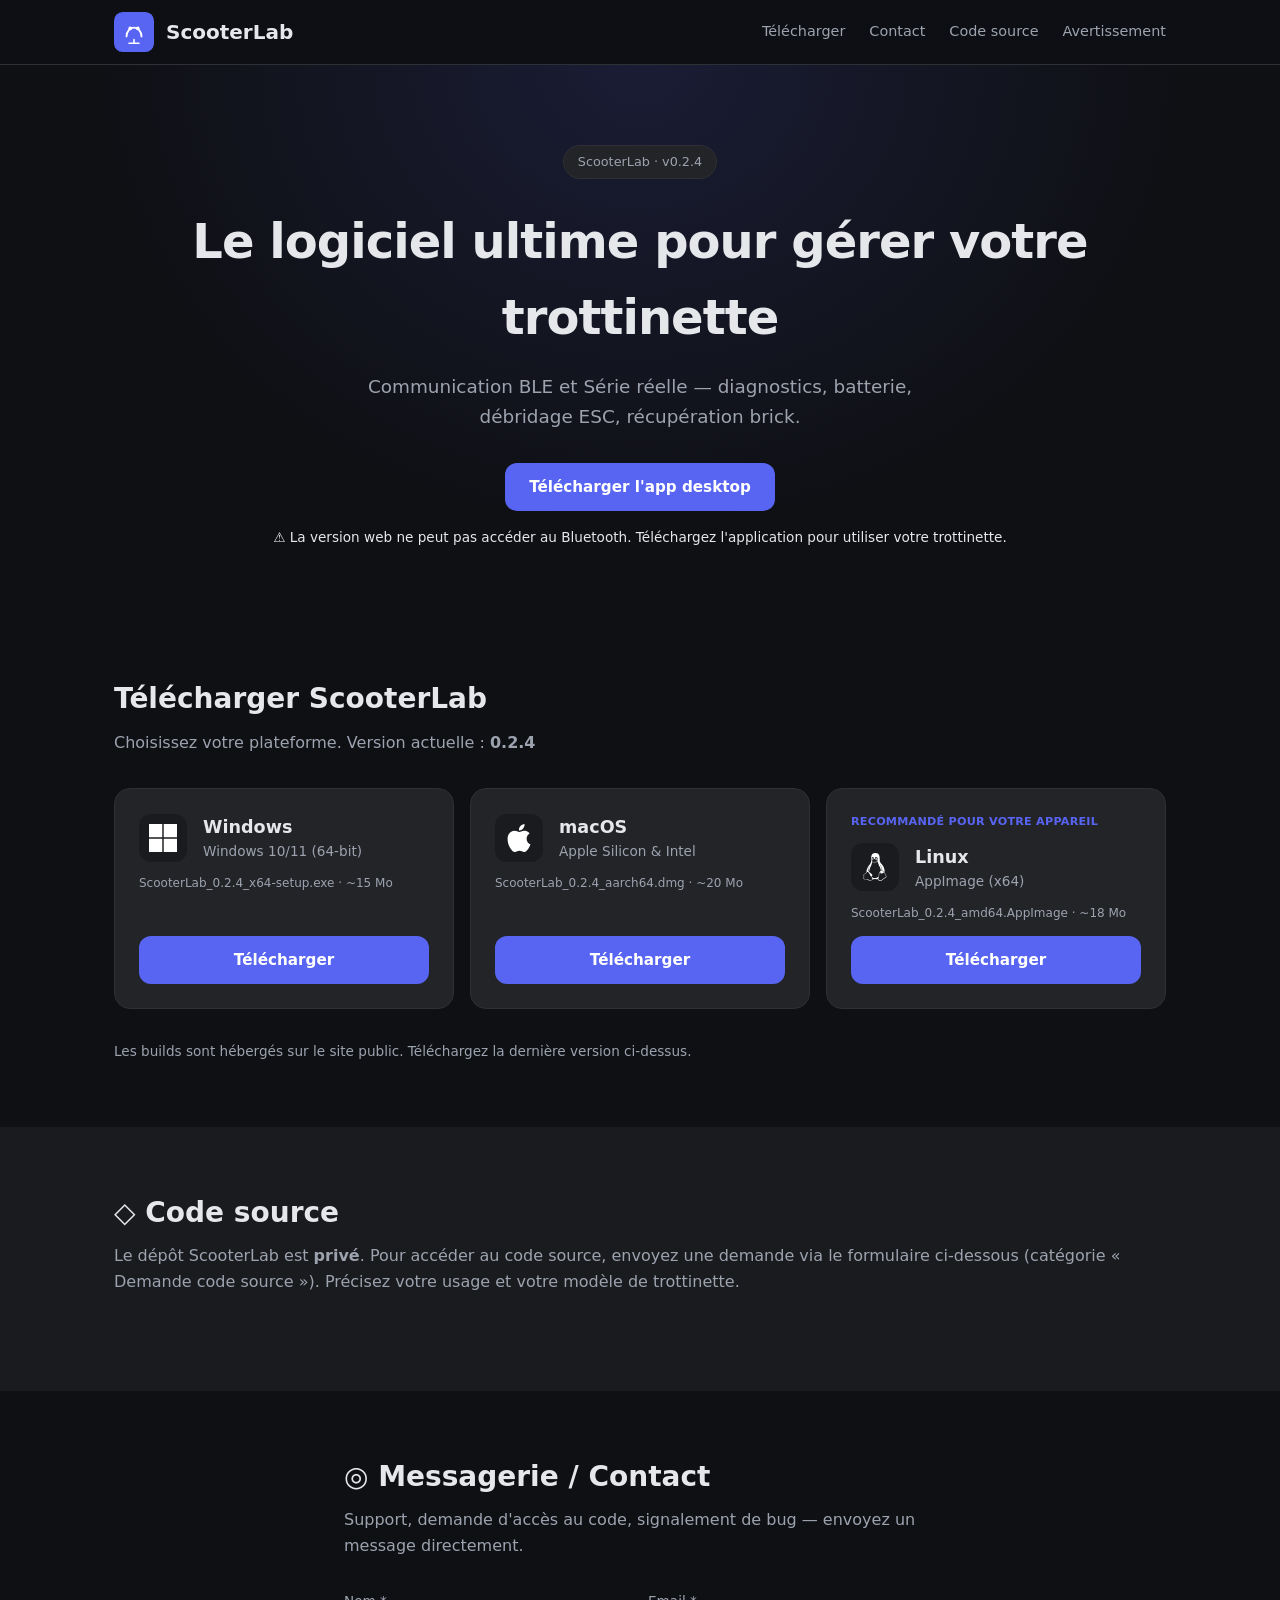
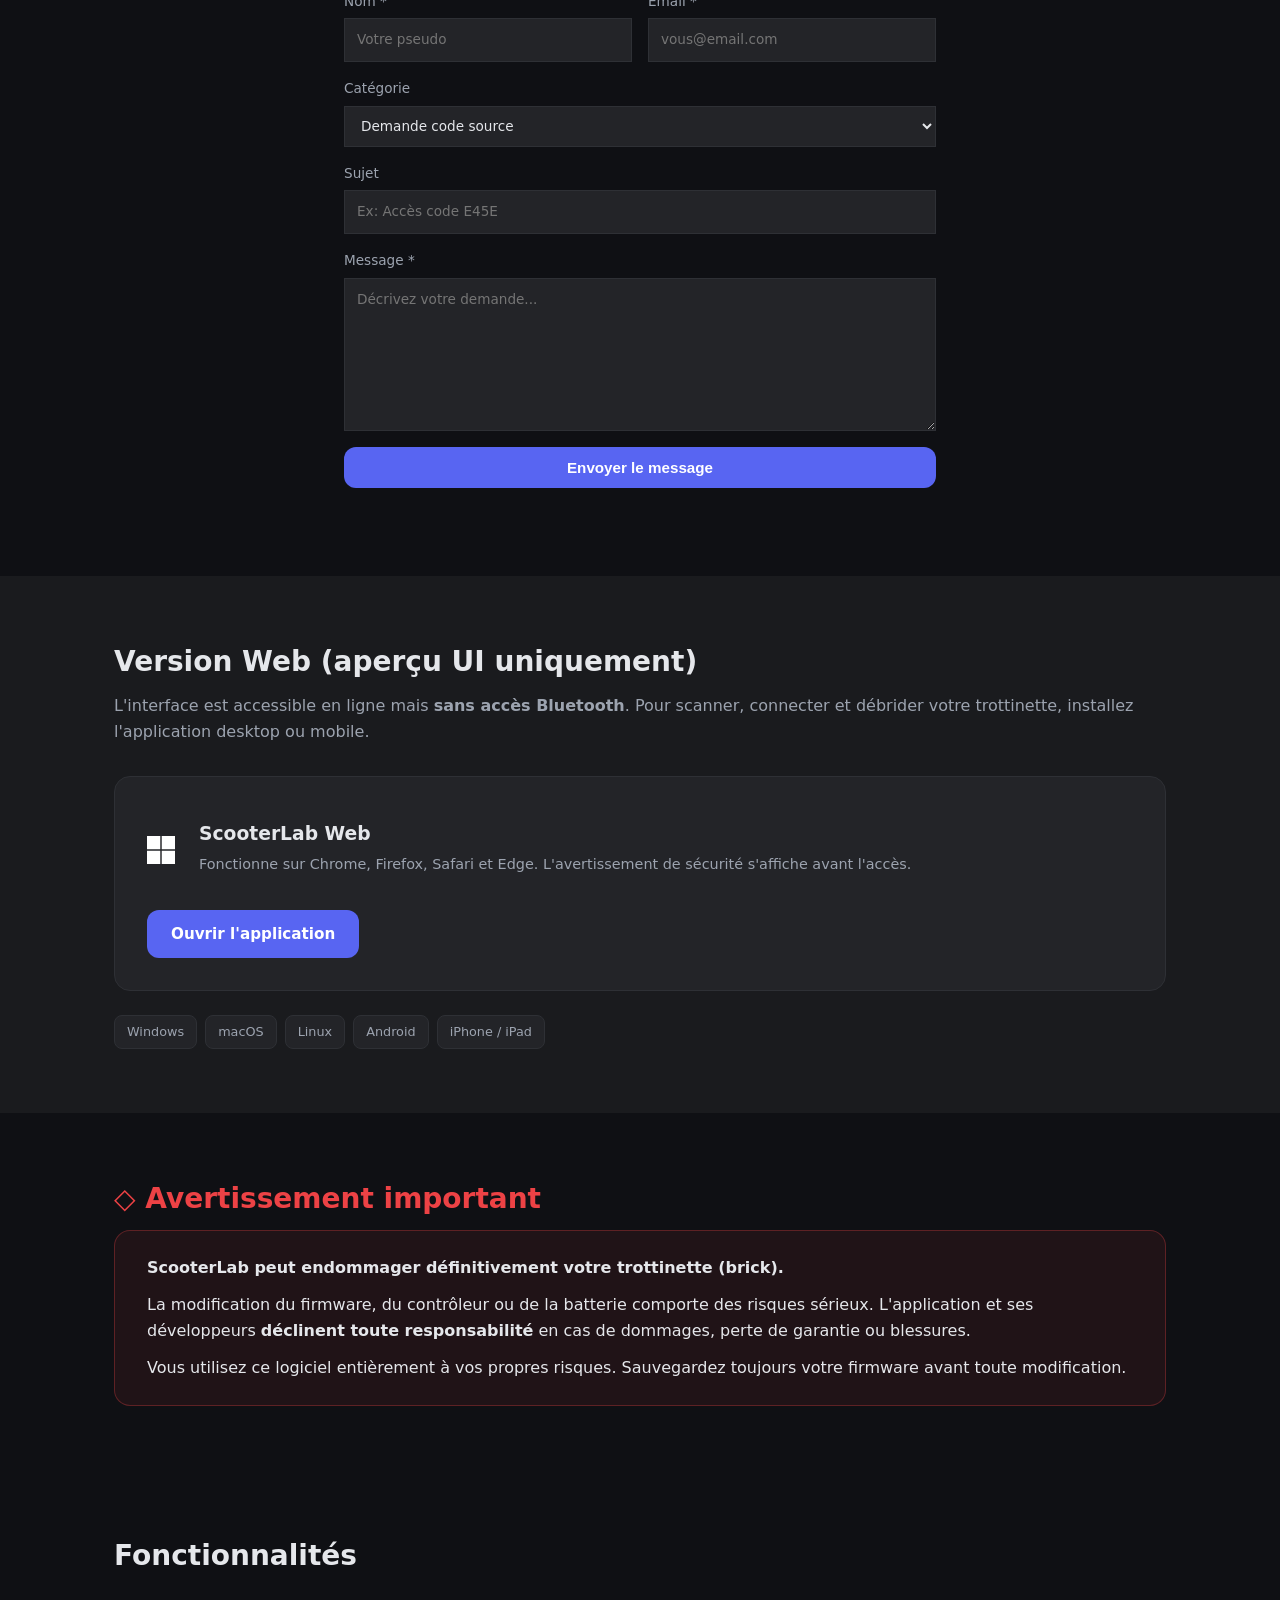
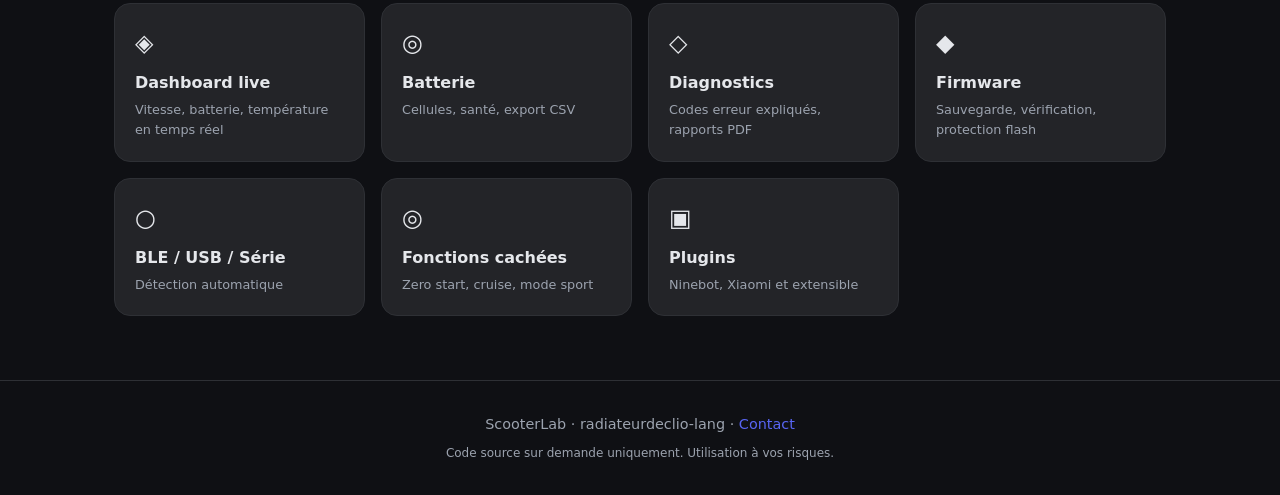
<file: index.html>
<!DOCTYPE html>
<html lang="fr">
<head>
  <meta charset="UTF-8" />
  <meta name="viewport" content="width=device-width, initial-scale=1.0" />
  <meta name="description" content="ScooterLab — Logiciel de gestion de trottinettes électriques (BLE, débridage, diagnostics). Téléchargez pour Windows, Mac et Linux." />
  <title>ScooterLab — Téléchargements</title>
  <link rel="icon" href="assets/icon.svg" type="image/svg+xml" />
  <link rel="stylesheet" href="css/style.css" />
</head>
<body>
  <header class="header">
    <div class="container header-inner">
      <a href="." class="logo">
        <img src="assets/icon.svg" alt="" width="40" height="40" />
        <span>ScooterLab</span>
      </a>
      <nav>
        <a href="#downloads">Télécharger</a>
        <a href="#contact">Contact</a>
        <a href="#source">Code source</a>
        <a href="#disclaimer">Avertissement</a>
      </nav>
    </div>
  </header>

  <main>
    <section class="hero">
      <div class="container">
        <div class="hero-badge">ScooterLab · v0.2.4</div>
        <h1>Le logiciel ultime pour gérer votre trottinette</h1>
        <p class="hero-desc">
          Communication BLE et Série réelle — diagnostics, batterie, débridage ESC, récupération brick.
        </p>
        <div class="hero-actions">
          <a href="#downloads" class="btn btn-primary">Télécharger l'app desktop</a>
        </div>
        <p class="build-note" style="margin-top:1rem;color:var(--warning)">
          ⚠️ La version web ne peut pas accéder au Bluetooth. Téléchargez l'application pour utiliser votre trottinette.
        </p>
      </div>
    </section>

    <section id="downloads" class="section">
      <div class="container">
        <h2>Télécharger ScooterLab</h2>
        <p class="section-desc">Choisissez votre plateforme. Version actuelle : <strong id="version">0.2.4</strong></p>

        <div class="platform-grid" id="platform-grid">
          <!-- Rempli par JS depuis downloads.json -->
        </div>

        <p class="build-note">
          Les builds sont hébergés sur le site public. Téléchargez la dernière version ci-dessus.
        </p>
      </div>
    </section>

    <section id="source" class="section section-alt">
      <div class="container">
        <h2>◇ Code source</h2>
        <p class="section-desc">
          Le dépôt ScooterLab est <strong>privé</strong>. Pour accéder au code source, envoyez une demande via le formulaire ci-dessous
          (catégorie « Demande code source »). Précisez votre usage et votre modèle de trottinette.
        </p>
      </div>
    </section>

    <section id="contact" class="section">
      <div class="container contact-wrap">
        <h2>◎ Messagerie / Contact</h2>
        <p class="section-desc">
          Support, demande d'accès au code, signalement de bug — envoyez un message directement.
        </p>
        <form id="contact-form" class="contact-form">
          <div class="contact-row">
            <label>
              Nom *
              <input type="text" name="name" required maxlength="80" placeholder="Votre pseudo" />
            </label>
            <label>
              Email *
              <input type="email" name="email" required maxlength="120" placeholder="vous@email.com" />
            </label>
          </div>
          <label>
            Catégorie
            <select name="category">
              <option value="source_code">Demande code source</option>
              <option value="support">Support / bug app</option>
              <option value="unlock">Débridage / brick</option>
              <option value="other">Autre</option>
            </select>
          </label>
          <label>
            Sujet
            <input type="text" name="subject" maxlength="120" placeholder="Ex: Accès code E45E" />
          </label>
          <label>
            Message *
            <textarea name="message" required rows="6" maxlength="4000" placeholder="Décrivez votre demande..."></textarea>
          </label>
          <button type="submit" class="btn btn-primary">Envoyer le message</button>
          <p id="contact-status" class="contact-status" aria-live="polite"></p>
        </form>
      </div>
    </section>

    <section id="web" class="section section-alt">
      <div class="container">
        <h2>Version Web (aperçu UI uniquement)</h2>
        <p class="section-desc">
          L'interface est accessible en ligne mais <strong>sans accès Bluetooth</strong>.
          Pour scanner, connecter et débrider votre trottinette, installez l'application desktop ou mobile.
        </p>
        <div class="web-card">
          <div class="web-card-icon"><img src="assets/platforms/windows.svg" alt="" class="platform-logo" width="48" height="48" /></div>
          <div>
            <h3>ScooterLab Web</h3>
            <p>Fonctionne sur Chrome, Firefox, Safari et Edge. L'avertissement de sécurité s'affiche avant l'accès.</p>
          </div>
          <a href="app/" class="btn btn-primary">Ouvrir l'application</a>
        </div>
        <div class="compat-row">
          <span class="compat-tag">Windows</span>
          <span class="compat-tag">macOS</span>
          <span class="compat-tag">Linux</span>
          <span class="compat-tag">Android</span>
          <span class="compat-tag">iPhone / iPad</span>
        </div>
      </div>
    </section>

    <section id="disclaimer" class="section disclaimer-section">
      <div class="container">
        <h2>◇ Avertissement important</h2>
        <div class="disclaimer-box">
          <p><strong>ScooterLab peut endommager définitivement votre trottinette (brick).</strong></p>
          <p>
            La modification du firmware, du contrôleur ou de la batterie comporte des risques sérieux.
            L'application et ses développeurs <strong>déclinent toute responsabilité</strong> en cas de dommages,
            perte de garantie ou blessures.
          </p>
          <p>Vous utilisez ce logiciel entièrement à vos propres risques. Sauvegardez toujours votre firmware avant toute modification.</p>
        </div>
      </div>
    </section>

    <section class="section">
      <div class="container features">
        <h2>Fonctionnalités</h2>
        <div class="feature-grid">
          <div class="feature"><span class="feature-icon">◈</span><h3>Dashboard live</h3><p>Vitesse, batterie, température en temps réel</p></div>
          <div class="feature"><span class="feature-icon">◎</span><h3>Batterie</h3><p>Cellules, santé, export CSV</p></div>
          <div class="feature"><span class="feature-icon">◇</span><h3>Diagnostics</h3><p>Codes erreur expliqués, rapports PDF</p></div>
          <div class="feature"><span class="feature-icon">◆</span><h3>Firmware</h3><p>Sauvegarde, vérification, protection flash</p></div>
          <div class="feature"><span class="feature-icon">○</span><h3>BLE / USB / Série</h3><p>Détection automatique</p></div>
          <div class="feature"><span class="feature-icon">◎</span><h3>Fonctions cachées</h3><p>Zero start, cruise, mode sport</p></div>
          <div class="feature"><span class="feature-icon">▣</span><h3>Plugins</h3><p>Ninebot, Xiaomi et extensible</p></div>
        </div>
      </div>
    </section>
  </main>

  <footer class="footer">
    <div class="container">
      <p>ScooterLab · radiateurdeclio-lang · <a href="#contact">Contact</a></p>
      <p class="footer-small">Code source sur demande uniquement. Utilisation à vos risques.</p>
    </div>
  </footer>

  <script src="js/main.js"></script>
  <script src="js/contact.js"></script>
</body>
</html>
</file>
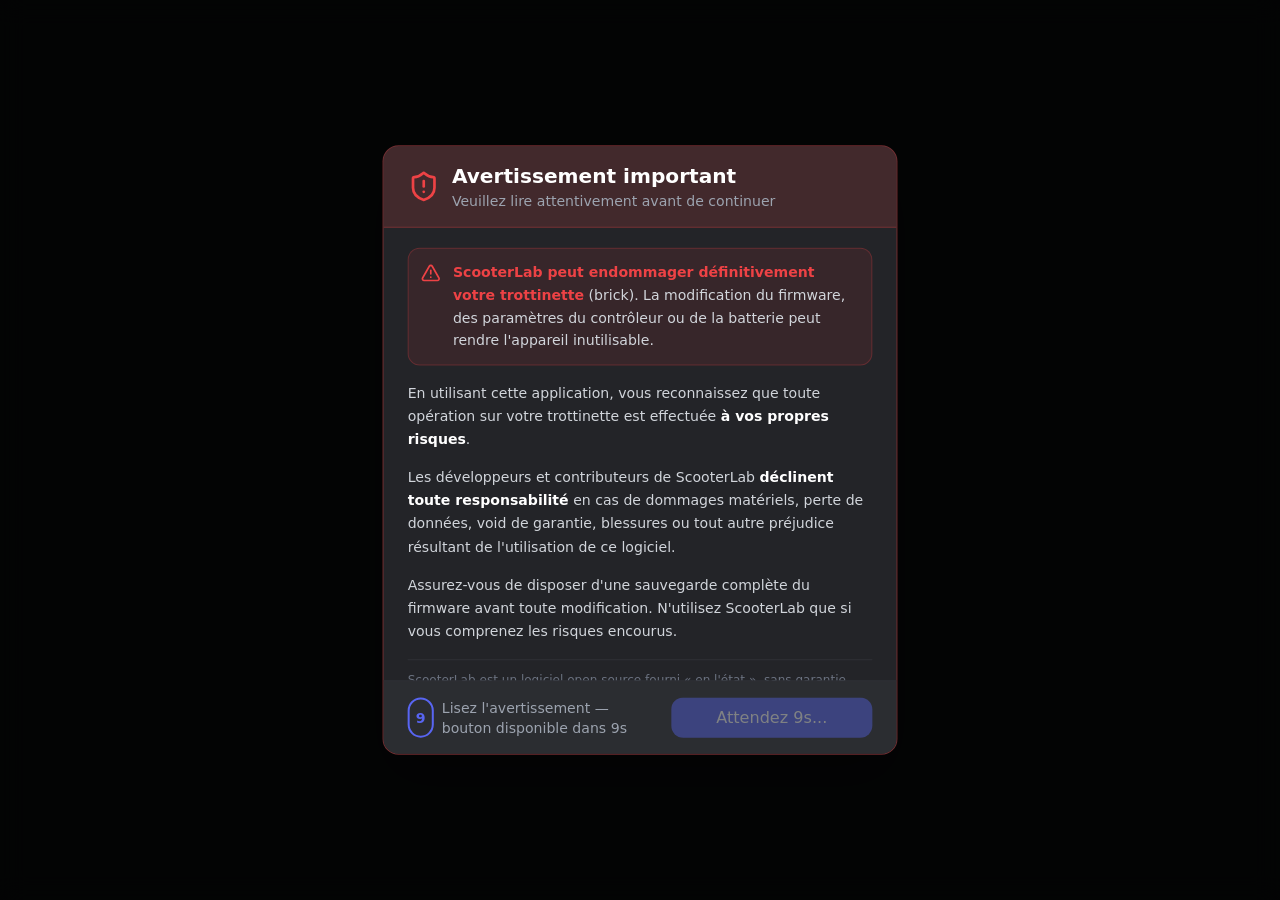
<file: app/index.html>
<!doctype html>
<html lang="en" class="dark">
  <head>
    <meta charset="UTF-8" />
    <link rel="icon" type="image/svg+xml" href="/app/scooterlab.svg" />
    <meta name="viewport" content="width=device-width, initial-scale=1.0" />
    <title>ScooterLab</title>
    <script type="module" crossorigin src="/app/assets/index-80l8ryNZ.js"></script>
    <link rel="stylesheet" crossorigin href="/app/assets/index-wMk4Keot.css">
  </head>
  <body class="bg-surface text-gray-100 antialiased">
    <div id="root"></div>
  </body>
</html>
</file>
<file: css/style.css>
:root {
  --bg: #0f1014;
  --surface: #1a1b1e;
  --raised: #232428;
  --accent: #5865f2;
  --accent-hover: #4752c4;
  --text: #e5e7eb;
  --muted: #9ca3af;
  --danger: #ed4245;
  --border: #2e3035;
  --radius: 16px;
}

* {
  box-sizing: border-box;
  margin: 0;
  padding: 0;
}

body {
  font-family: "Segoe UI", system-ui, -apple-system, sans-serif;
  background: var(--bg);
  color: var(--text);
  line-height: 1.6;
}

a {
  color: var(--accent);
  text-decoration: none;
}

a:hover {
  text-decoration: underline;
}

.container {
  max-width: 1100px;
  margin: 0 auto;
  padding: 0 1.5rem;
}

/* Header */
.header {
  position: sticky;
  top: 0;
  z-index: 100;
  background: rgba(15, 16, 20, 0.9);
  backdrop-filter: blur(12px);
  border-bottom: 1px solid var(--border);
}

.header-inner {
  display: flex;
  align-items: center;
  justify-content: space-between;
  height: 64px;
}

.logo {
  display: flex;
  align-items: center;
  gap: 0.75rem;
  font-weight: 700;
  font-size: 1.25rem;
  color: var(--text);
  text-decoration: none;
}

.logo:hover {
  text-decoration: none;
}

.header nav {
  display: flex;
  gap: 1.5rem;
}

.header nav a {
  color: var(--muted);
  font-size: 0.9rem;
  text-decoration: none;
}

.header nav a:hover {
  color: var(--text);
}

/* Hero */
.hero {
  padding: 5rem 0 4rem;
  text-align: center;
  background: radial-gradient(ellipse at 50% 0%, rgba(88, 101, 242, 0.15), transparent 60%);
}

.hero-badge {
  display: inline-block;
  padding: 0.35rem 0.85rem;
  background: var(--raised);
  border: 1px solid var(--border);
  border-radius: 999px;
  font-size: 0.8rem;
  color: var(--muted);
  margin-bottom: 1.5rem;
}

.hero h1 {
  font-size: clamp(2rem, 5vw, 3rem);
  font-weight: 800;
  letter-spacing: -0.02em;
  margin-bottom: 1rem;
}

.hero-desc {
  font-size: 1.15rem;
  color: var(--muted);
  max-width: 560px;
  margin: 0 auto 2rem;
}

.hero-actions {
  display: flex;
  gap: 1rem;
  justify-content: center;
  flex-wrap: wrap;
}

/* Buttons */
.btn {
  display: inline-flex;
  align-items: center;
  justify-content: center;
  padding: 0.75rem 1.5rem;
  border-radius: 12px;
  font-weight: 600;
  font-size: 0.95rem;
  text-decoration: none;
  transition: all 0.2s;
  border: none;
  cursor: pointer;
}

.btn:hover {
  text-decoration: none;
  transform: translateY(-1px);
}

.btn-primary {
  background: var(--accent);
  color: white;
}

.btn-primary:hover {
  background: var(--accent-hover);
  color: white;
}

.btn-secondary {
  background: var(--raised);
  color: var(--text);
  border: 1px solid var(--border);
}

.btn-secondary:hover {
  background: #2b2d31;
  color: var(--text);
}

.btn:disabled,
.btn.disabled {
  opacity: 0.5;
  pointer-events: none;
  cursor: not-allowed;
}

/* Sections */
.section {
  padding: 4rem 0;
}

.section-alt {
  background: var(--surface);
}

.section h2 {
  font-size: 1.75rem;
  margin-bottom: 0.5rem;
}

.section-desc {
  color: var(--muted);
  margin-bottom: 2rem;
}

/* Platform cards */
.platform-grid {
  display: grid;
  grid-template-columns: repeat(auto-fill, minmax(280px, 1fr));
  gap: 1rem;
}

.platform-card {
  background: var(--raised);
  border: 1px solid var(--border);
  border-radius: var(--radius);
  padding: 1.5rem;
  display: flex;
  flex-direction: column;
  gap: 0.75rem;
  transition: border-color 0.2s, transform 0.2s;
}

.platform-card:hover {
  border-color: rgba(88, 101, 242, 0.4);
  transform: translateY(-2px);
}

.platform-card-header {
  display: flex;
  align-items: center;
  gap: 1rem;
}

.platform-icon {
  font-size: 2rem;
  width: 48px;
  height: 48px;
  display: flex;
  align-items: center;
  justify-content: center;
  background: var(--surface);
  border-radius: 12px;
  flex-shrink: 0;
}

.platform-logo {
  width: 28px;
  height: 28px;
  object-fit: contain;
  filter: brightness(0) invert(1);
}

.recommended-badge {
  font-size: 0.7rem;
  color: var(--accent);
  font-weight: 600;
  letter-spacing: 0.02em;
}

.btn-secondary {
  background: var(--raised);
  color: var(--text);
  border: 1px solid var(--border);
}

.btn-secondary:hover {
  background: var(--surface);
  border-color: var(--accent);
}

.platform-card h3 {
  font-size: 1.1rem;
}

.platform-card p {
  font-size: 0.85rem;
  color: var(--muted);
  flex: 1;
}

.platform-card .btn {
  width: 100%;
  margin-top: auto;
}

.platform-card .file-info {
  font-size: 0.75rem;
  color: var(--muted);
}

/* Web card */
.web-card {
  display: flex;
  align-items: center;
  gap: 1.5rem;
  background: var(--raised);
  border: 1px solid var(--border);
  border-radius: var(--radius);
  padding: 2rem;
  flex-wrap: wrap;
}

.web-card-icon {
  font-size: 3rem;
}

.web-card h3 {
  margin-bottom: 0.25rem;
}

.web-card p {
  color: var(--muted);
  font-size: 0.9rem;
}

.compat-row {
  display: flex;
  flex-wrap: wrap;
  gap: 0.5rem;
  margin-top: 1.5rem;
}

.compat-tag {
  padding: 0.35rem 0.75rem;
  background: var(--raised);
  border: 1px solid var(--border);
  border-radius: 8px;
  font-size: 0.8rem;
  color: var(--muted);
}

/* Disclaimer */
.disclaimer-section h2 {
  color: var(--danger);
}

.disclaimer-box {
  background: rgba(237, 66, 69, 0.08);
  border: 1px solid rgba(237, 66, 69, 0.3);
  border-radius: var(--radius);
  padding: 1.5rem 2rem;
}

.disclaimer-box p {
  margin-bottom: 0.75rem;
}

.disclaimer-box p:last-child {
  margin-bottom: 0;
}

/* Features */
.feature-grid {
  display: grid;
  grid-template-columns: repeat(auto-fill, minmax(200px, 1fr));
  gap: 1rem;
  margin-top: 1.5rem;
}

.feature {
  background: var(--raised);
  border: 1px solid var(--border);
  border-radius: var(--radius);
  padding: 1.25rem;
}

.feature span,
.feature-icon {
  font-size: 1.5rem;
  color: var(--text);
  font-weight: 300;
}

.feature h3 {
  font-size: 1rem;
  margin: 0.5rem 0 0.25rem;
}

.feature p {
  font-size: 0.8rem;
  color: var(--muted);
}

.build-note {
  margin-top: 2rem;
  font-size: 0.85rem;
  color: var(--muted);
}

/* Contact / messagerie */
.contact-wrap {
  max-width: 640px;
}

.contact-form {
  display: flex;
  flex-direction: column;
  gap: 1rem;
  margin-top: 1.5rem;
}

.contact-row {
  display: grid;
  grid-template-columns: 1fr 1fr;
  gap: 1rem;
}

.contact-form label {
  display: flex;
  flex-direction: column;
  gap: 0.35rem;
  font-size: 0.85rem;
  color: var(--muted);
}

.contact-form input,
.contact-form select,
.contact-form textarea {
  background: var(--raised);
  border: 1px solid var(--border);
  border-radius: var(--radius-sm);
  padding: 0.65rem 0.75rem;
  color: var(--text);
  font: inherit;
}

.contact-form textarea {
  resize: vertical;
  min-height: 120px;
}

.contact-status {
  font-size: 0.9rem;
  margin-top: 0.5rem;
}

.contact-status--success {
  color: var(--success, #4ade80);
}

.contact-status--error {
  color: var(--danger, #f87171);
}

.contact-status--pending {
  color: var(--muted);
}

@media (max-width: 640px) {
  .contact-row {
    grid-template-columns: 1fr;
  }
}

/* Footer */
.footer {
  border-top: 1px solid var(--border);
  padding: 2rem 0;
  text-align: center;
  color: var(--muted);
  font-size: 0.9rem;
}

.footer-small {
  font-size: 0.75rem;
  margin-top: 0.5rem;
}

/* Responsive */
@media (max-width: 640px) {
  .header nav {
    display: none;
  }

  .web-card {
    flex-direction: column;
    text-align: center;
  }

  .web-card .btn {
    width: 100%;
  }
}
</file>
<file: app/assets/index-wMk4Keot.css>
*,:before,:after{--tw-border-spacing-x: 0;--tw-border-spacing-y: 0;--tw-translate-x: 0;--tw-translate-y: 0;--tw-rotate: 0;--tw-skew-x: 0;--tw-skew-y: 0;--tw-scale-x: 1;--tw-scale-y: 1;--tw-pan-x: ;--tw-pan-y: ;--tw-pinch-zoom: ;--tw-scroll-snap-strictness: proximity;--tw-gradient-from-position: ;--tw-gradient-via-position: ;--tw-gradient-to-position: ;--tw-ordinal: ;--tw-slashed-zero: ;--tw-numeric-figure: ;--tw-numeric-spacing: ;--tw-numeric-fraction: ;--tw-ring-inset: ;--tw-ring-offset-width: 0px;--tw-ring-offset-color: #fff;--tw-ring-color: rgb(59 130 246 / .5);--tw-ring-offset-shadow: 0 0 #0000;--tw-ring-shadow: 0 0 #0000;--tw-shadow: 0 0 #0000;--tw-shadow-colored: 0 0 #0000;--tw-blur: ;--tw-brightness: ;--tw-contrast: ;--tw-grayscale: ;--tw-hue-rotate: ;--tw-invert: ;--tw-saturate: ;--tw-sepia: ;--tw-drop-shadow: ;--tw-backdrop-blur: ;--tw-backdrop-brightness: ;--tw-backdrop-contrast: ;--tw-backdrop-grayscale: ;--tw-backdrop-hue-rotate: ;--tw-backdrop-invert: ;--tw-backdrop-opacity: ;--tw-backdrop-saturate: ;--tw-backdrop-sepia: ;--tw-contain-size: ;--tw-contain-layout: ;--tw-contain-paint: ;--tw-contain-style: }::backdrop{--tw-border-spacing-x: 0;--tw-border-spacing-y: 0;--tw-translate-x: 0;--tw-translate-y: 0;--tw-rotate: 0;--tw-skew-x: 0;--tw-skew-y: 0;--tw-scale-x: 1;--tw-scale-y: 1;--tw-pan-x: ;--tw-pan-y: ;--tw-pinch-zoom: ;--tw-scroll-snap-strictness: proximity;--tw-gradient-from-position: ;--tw-gradient-via-position: ;--tw-gradient-to-position: ;--tw-ordinal: ;--tw-slashed-zero: ;--tw-numeric-figure: ;--tw-numeric-spacing: ;--tw-numeric-fraction: ;--tw-ring-inset: ;--tw-ring-offset-width: 0px;--tw-ring-offset-color: #fff;--tw-ring-color: rgb(59 130 246 / .5);--tw-ring-offset-shadow: 0 0 #0000;--tw-ring-shadow: 0 0 #0000;--tw-shadow: 0 0 #0000;--tw-shadow-colored: 0 0 #0000;--tw-blur: ;--tw-brightness: ;--tw-contrast: ;--tw-grayscale: ;--tw-hue-rotate: ;--tw-invert: ;--tw-saturate: ;--tw-sepia: ;--tw-drop-shadow: ;--tw-backdrop-blur: ;--tw-backdrop-brightness: ;--tw-backdrop-contrast: ;--tw-backdrop-grayscale: ;--tw-backdrop-hue-rotate: ;--tw-backdrop-invert: ;--tw-backdrop-opacity: ;--tw-backdrop-saturate: ;--tw-backdrop-sepia: ;--tw-contain-size: ;--tw-contain-layout: ;--tw-contain-paint: ;--tw-contain-style: }*,:before,:after{box-sizing:border-box;border-width:0;border-style:solid;border-color:#e5e7eb}:before,:after{--tw-content: ""}html,:host{line-height:1.5;-webkit-text-size-adjust:100%;-moz-tab-size:4;-o-tab-size:4;tab-size:4;font-family:Segoe UI,system-ui,-apple-system,sans-serif;font-feature-settings:normal;font-variation-settings:normal;-webkit-tap-highlight-color:transparent}body{margin:0;line-height:inherit}hr{height:0;color:inherit;border-top-width:1px}abbr:where([title]){-webkit-text-decoration:underline dotted;text-decoration:underline dotted}h1,h2,h3,h4,h5,h6{font-size:inherit;font-weight:inherit}a{color:inherit;text-decoration:inherit}b,strong{font-weight:bolder}code,kbd,samp,pre{font-family:Cascadia Code,Consolas,monospace;font-feature-settings:normal;font-variation-settings:normal;font-size:1em}small{font-size:80%}sub,sup{font-size:75%;line-height:0;position:relative;vertical-align:baseline}sub{bottom:-.25em}sup{top:-.5em}table{text-indent:0;border-color:inherit;border-collapse:collapse}button,input,optgroup,select,textarea{font-family:inherit;font-feature-settings:inherit;font-variation-settings:inherit;font-size:100%;font-weight:inherit;line-height:inherit;letter-spacing:inherit;color:inherit;margin:0;padding:0}button,select{text-transform:none}button,input:where([type=button]),input:where([type=reset]),input:where([type=submit]){-webkit-appearance:button;background-color:transparent;background-image:none}:-moz-focusring{outline:auto}:-moz-ui-invalid{box-shadow:none}progress{vertical-align:baseline}::-webkit-inner-spin-button,::-webkit-outer-spin-button{height:auto}[type=search]{-webkit-appearance:textfield;outline-offset:-2px}::-webkit-search-decoration{-webkit-appearance:none}::-webkit-file-upload-button{-webkit-appearance:button;font:inherit}summary{display:list-item}blockquote,dl,dd,h1,h2,h3,h4,h5,h6,hr,figure,p,pre{margin:0}fieldset{margin:0;padding:0}legend{padding:0}ol,ul,menu{list-style:none;margin:0;padding:0}dialog{padding:0}textarea{resize:vertical}input::-moz-placeholder,textarea::-moz-placeholder{opacity:1;color:#9ca3af}input::placeholder,textarea::placeholder{opacity:1;color:#9ca3af}button,[role=button]{cursor:pointer}:disabled{cursor:default}img,svg,video,canvas,audio,iframe,embed,object{display:block;vertical-align:middle}img,video{max-width:100%;height:auto}[hidden]:where(:not([hidden=until-found])){display:none}*{--tw-border-opacity: 1;border-color:rgb(46 48 53 / var(--tw-border-opacity, 1))}body{overflow:hidden;--tw-bg-opacity: 1;background-color:rgb(26 27 30 / var(--tw-bg-opacity, 1));--tw-text-opacity: 1;color:rgb(243 244 246 / var(--tw-text-opacity, 1))}::-webkit-scrollbar{height:.5rem;width:.5rem}::-webkit-scrollbar-track{background-color:transparent}::-webkit-scrollbar-thumb{border-radius:9999px;--tw-bg-opacity: 1;background-color:rgb(63 65 71 / var(--tw-bg-opacity, 1))}::-webkit-scrollbar-thumb:hover{--tw-bg-opacity: 1;background-color:rgb(53 55 60 / var(--tw-bg-opacity, 1))}.glass-panel{border-radius:16px;border-width:1px;--tw-border-opacity: 1;border-color:rgb(46 48 53 / var(--tw-border-opacity, 1));background-color:#232428cc;--tw-backdrop-blur: blur(12px);backdrop-filter:var(--tw-backdrop-blur) var(--tw-backdrop-brightness) var(--tw-backdrop-contrast) var(--tw-backdrop-grayscale) var(--tw-backdrop-hue-rotate) var(--tw-backdrop-invert) var(--tw-backdrop-opacity) var(--tw-backdrop-saturate) var(--tw-backdrop-sepia)}.nav-item{display:flex;align-items:center;gap:.75rem;border-radius:12px;padding:.625rem .75rem;--tw-text-opacity: 1;color:rgb(156 163 175 / var(--tw-text-opacity, 1));transition-property:all;transition-timing-function:cubic-bezier(.4,0,.2,1);transition-duration:.2s}.nav-item:hover{--tw-bg-opacity: 1;background-color:rgb(53 55 60 / var(--tw-bg-opacity, 1));--tw-text-opacity: 1;color:rgb(243 244 246 / var(--tw-text-opacity, 1))}.nav-item-active{border-width:1px;border-color:#5865f233;background-color:#5865f226;--tw-text-opacity: 1;color:rgb(114 137 218 / var(--tw-text-opacity, 1))}.stat-card{border-radius:16px;border-width:1px;--tw-border-opacity: 1;border-color:rgb(46 48 53 / var(--tw-border-opacity, 1));background-color:#232428cc;--tw-backdrop-blur: blur(12px);backdrop-filter:var(--tw-backdrop-blur) var(--tw-backdrop-brightness) var(--tw-backdrop-contrast) var(--tw-backdrop-grayscale) var(--tw-backdrop-hue-rotate) var(--tw-backdrop-invert) var(--tw-backdrop-opacity) var(--tw-backdrop-saturate) var(--tw-backdrop-sepia);display:flex;flex-direction:column;gap:.25rem;padding:1rem}.btn-primary{border-radius:12px;--tw-bg-opacity: 1;background-color:rgb(88 101 242 / var(--tw-bg-opacity, 1));padding:.5rem 1rem;font-weight:500;--tw-text-opacity: 1;color:rgb(255 255 255 / var(--tw-text-opacity, 1));transition-property:all;transition-timing-function:cubic-bezier(.4,0,.2,1);transition-duration:.2s}.btn-primary:hover{--tw-bg-opacity: 1;background-color:rgb(71 82 196 / var(--tw-bg-opacity, 1))}.btn-primary:active{--tw-scale-x: .98;--tw-scale-y: .98;transform:translate(var(--tw-translate-x),var(--tw-translate-y)) rotate(var(--tw-rotate)) skew(var(--tw-skew-x)) skewY(var(--tw-skew-y)) scaleX(var(--tw-scale-x)) scaleY(var(--tw-scale-y))}.btn-primary:disabled{cursor:not-allowed;opacity:.5}.btn-secondary{border-radius:12px;border-width:1px;--tw-border-opacity: 1;border-color:rgb(46 48 53 / var(--tw-border-opacity, 1));--tw-bg-opacity: 1;background-color:rgb(43 45 49 / var(--tw-bg-opacity, 1));padding:.5rem 1rem;font-weight:500;--tw-text-opacity: 1;color:rgb(229 231 235 / var(--tw-text-opacity, 1));transition-property:all;transition-timing-function:cubic-bezier(.4,0,.2,1);transition-duration:.2s}.btn-secondary:hover{--tw-bg-opacity: 1;background-color:rgb(53 55 60 / var(--tw-bg-opacity, 1))}.btn-danger{border-radius:12px;border-width:1px;border-color:#ed42454d;background-color:#ed424533;padding:.5rem 1rem;font-weight:500;--tw-text-opacity: 1;color:rgb(237 66 69 / var(--tw-text-opacity, 1));transition-property:all;transition-timing-function:cubic-bezier(.4,0,.2,1);transition-duration:.2s}.btn-danger:hover{background-color:#ed42454d}.input-field{width:100%;border-radius:12px;border-width:1px;--tw-border-opacity: 1;border-color:rgb(46 48 53 / var(--tw-border-opacity, 1));--tw-bg-opacity: 1;background-color:rgb(43 45 49 / var(--tw-bg-opacity, 1));padding:.5rem .75rem;--tw-text-opacity: 1;color:rgb(243 244 246 / var(--tw-text-opacity, 1))}.input-field::-moz-placeholder{--tw-placeholder-opacity: 1;color:rgb(107 114 128 / var(--tw-placeholder-opacity, 1))}.input-field::placeholder{--tw-placeholder-opacity: 1;color:rgb(107 114 128 / var(--tw-placeholder-opacity, 1))}.input-field{transition-property:color,background-color,border-color,text-decoration-color,fill,stroke;transition-timing-function:cubic-bezier(.4,0,.2,1);transition-duration:.15s}.input-field:focus{border-color:#5865f280;outline:2px solid transparent;outline-offset:2px}.fixed{position:fixed}.inset-0{inset:0}.z-\[9999\]{z-index:9999}.m-3{margin:.75rem}.mx-3{margin-left:.75rem;margin-right:.75rem}.my-4{margin-top:1rem;margin-bottom:1rem}.mb-1{margin-bottom:.25rem}.mb-2{margin-bottom:.5rem}.mb-3{margin-bottom:.75rem}.mb-4{margin-bottom:1rem}.mb-6{margin-bottom:1.5rem}.ml-1{margin-left:.25rem}.mt-0\.5{margin-top:.125rem}.mt-1{margin-top:.25rem}.mt-2{margin-top:.5rem}.mt-3{margin-top:.75rem}.mt-4{margin-top:1rem}.block{display:block}.inline-block{display:inline-block}.flex{display:flex}.grid{display:grid}.h-10{height:2.5rem}.h-12{height:3rem}.h-16{height:4rem}.h-2{height:.5rem}.h-4{height:1rem}.h-48{height:12rem}.h-5{height:1.25rem}.h-6{height:1.5rem}.h-8{height:2rem}.h-9{height:2.25rem}.h-screen{height:100vh}.max-h-96{max-height:24rem}.max-h-\[50vh\]{max-height:50vh}.max-h-\[60vh\]{max-height:60vh}.w-10{width:2.5rem}.w-12{width:3rem}.w-16{width:4rem}.w-2{width:.5rem}.w-24{width:6rem}.w-4{width:1rem}.w-5{width:1.25rem}.w-6{width:1.5rem}.w-8{width:2rem}.w-9{width:2.25rem}.w-full{width:100%}.min-w-\[200px\]{min-width:200px}.max-w-lg{max-width:32rem}.max-w-md{max-width:28rem}.flex-1{flex:1 1 0%}.shrink-0{flex-shrink:0}.rotate-180{--tw-rotate: 180deg;transform:translate(var(--tw-translate-x),var(--tw-translate-y)) rotate(var(--tw-rotate)) skew(var(--tw-skew-x)) skewY(var(--tw-skew-y)) scaleX(var(--tw-scale-x)) scaleY(var(--tw-scale-y))}@keyframes pulse{50%{opacity:.5}}.animate-pulse{animation:pulse 2s cubic-bezier(.4,0,.6,1) infinite}@keyframes pulseSoft{0%,to{opacity:1}50%{opacity:.6}}.animate-pulse-soft{animation:pulseSoft 2s ease-in-out infinite}@keyframes spin{to{transform:rotate(360deg)}}.animate-spin{animation:spin 1s linear infinite}.cursor-pointer{cursor:pointer}.list-inside{list-style-position:inside}.list-disc{list-style-type:disc}.grid-cols-1{grid-template-columns:repeat(1,minmax(0,1fr))}.grid-cols-2{grid-template-columns:repeat(2,minmax(0,1fr))}.flex-col{flex-direction:column}.flex-wrap{flex-wrap:wrap}.items-start{align-items:flex-start}.items-center{align-items:center}.justify-center{justify-content:center}.justify-between{justify-content:space-between}.gap-2{gap:.5rem}.gap-3{gap:.75rem}.gap-4{gap:1rem}.space-y-1>:not([hidden])~:not([hidden]){--tw-space-y-reverse: 0;margin-top:calc(.25rem * calc(1 - var(--tw-space-y-reverse)));margin-bottom:calc(.25rem * var(--tw-space-y-reverse))}.space-y-2>:not([hidden])~:not([hidden]){--tw-space-y-reverse: 0;margin-top:calc(.5rem * calc(1 - var(--tw-space-y-reverse)));margin-bottom:calc(.5rem * var(--tw-space-y-reverse))}.space-y-3>:not([hidden])~:not([hidden]){--tw-space-y-reverse: 0;margin-top:calc(.75rem * calc(1 - var(--tw-space-y-reverse)));margin-bottom:calc(.75rem * var(--tw-space-y-reverse))}.space-y-4>:not([hidden])~:not([hidden]){--tw-space-y-reverse: 0;margin-top:calc(1rem * calc(1 - var(--tw-space-y-reverse)));margin-bottom:calc(1rem * var(--tw-space-y-reverse))}.overflow-hidden{overflow:hidden}.overflow-y-auto{overflow-y:auto}.truncate{overflow:hidden;text-overflow:ellipsis;white-space:nowrap}.break-all{word-break:break-all}.rounded-2xl{border-radius:16px}.rounded-full{border-radius:9999px}.rounded-lg{border-radius:.5rem}.rounded-xl{border-radius:12px}.border{border-width:1px}.border-2{border-width:2px}.border-b{border-bottom-width:1px}.border-r{border-right-width:1px}.border-t{border-top-width:1px}.border-accent{--tw-border-opacity: 1;border-color:rgb(88 101 242 / var(--tw-border-opacity, 1))}.border-accent\/30{border-color:#5865f24d}.border-border-subtle{--tw-border-opacity: 1;border-color:rgb(46 48 53 / var(--tw-border-opacity, 1))}.border-border-subtle\/50{border-color:#2e303580}.border-danger\/25{border-color:#ed424540}.border-danger\/30{border-color:#ed42454d}.border-danger\/40{border-color:#ed424566}.border-info\/30{border-color:#00b0f44d}.border-red-400\/30{border-color:#f871714d}.border-success\/30{border-color:#3ba55d4d}.border-warning\/30{border-color:#faa81a4d}.border-t-transparent{border-top-color:transparent}.bg-accent{--tw-bg-opacity: 1;background-color:rgb(88 101 242 / var(--tw-bg-opacity, 1))}.bg-accent\/10{background-color:#5865f21a}.bg-accent\/15{background-color:#5865f226}.bg-accent\/20{background-color:#5865f233}.bg-black\/85{background-color:#000000d9}.bg-danger\/10{background-color:#ed42451a}.bg-danger\/15{background-color:#ed424526}.bg-danger\/20{background-color:#ed424533}.bg-gray-500{--tw-bg-opacity: 1;background-color:rgb(107 114 128 / var(--tw-bg-opacity, 1))}.bg-info\/15{background-color:#00b0f426}.bg-success{--tw-bg-opacity: 1;background-color:rgb(59 165 93 / var(--tw-bg-opacity, 1))}.bg-success\/10{background-color:#3ba55d1a}.bg-success\/20{background-color:#3ba55d33}.bg-surface{--tw-bg-opacity: 1;background-color:rgb(26 27 30 / var(--tw-bg-opacity, 1))}.bg-surface-overlay{--tw-bg-opacity: 1;background-color:rgb(43 45 49 / var(--tw-bg-opacity, 1))}.bg-surface-raised{--tw-bg-opacity: 1;background-color:rgb(35 36 40 / var(--tw-bg-opacity, 1))}.bg-warning{--tw-bg-opacity: 1;background-color:rgb(250 168 26 / var(--tw-bg-opacity, 1))}.bg-warning\/10{background-color:#faa81a1a}.bg-warning\/15{background-color:#faa81a26}.bg-warning\/20{background-color:#faa81a33}.bg-gradient-to-br{background-image:linear-gradient(to bottom right,var(--tw-gradient-stops))}.from-accent{--tw-gradient-from: #5865f2 var(--tw-gradient-from-position);--tw-gradient-to: rgb(88 101 242 / 0) var(--tw-gradient-to-position);--tw-gradient-stops: var(--tw-gradient-from), var(--tw-gradient-to)}.from-surface{--tw-gradient-from: #1a1b1e var(--tw-gradient-from-position);--tw-gradient-to: rgb(26 27 30 / 0) var(--tw-gradient-to-position);--tw-gradient-stops: var(--tw-gradient-from), var(--tw-gradient-to)}.via-surface{--tw-gradient-to: rgb(26 27 30 / 0) var(--tw-gradient-to-position);--tw-gradient-stops: var(--tw-gradient-from), #1a1b1e var(--tw-gradient-via-position), var(--tw-gradient-to)}.to-\[\#12131a\]{--tw-gradient-to: #12131a var(--tw-gradient-to-position)}.to-accent-muted{--tw-gradient-to: #7289da var(--tw-gradient-to-position)}.\!p-4{padding:1rem!important}.p-2{padding:.5rem}.p-3{padding:.75rem}.p-4{padding:1rem}.p-5{padding:1.25rem}.p-6{padding:1.5rem}.px-2{padding-left:.5rem;padding-right:.5rem}.px-3{padding-left:.75rem;padding-right:.75rem}.px-4{padding-left:1rem;padding-right:1rem}.px-6{padding-left:1.5rem;padding-right:1.5rem}.py-0\.5{padding-top:.125rem;padding-bottom:.125rem}.py-1{padding-top:.25rem;padding-bottom:.25rem}.py-1\.5{padding-top:.375rem;padding-bottom:.375rem}.py-16{padding-top:4rem;padding-bottom:4rem}.py-2{padding-top:.5rem;padding-bottom:.5rem}.py-4{padding-top:1rem;padding-bottom:1rem}.py-5{padding-top:1.25rem;padding-bottom:1.25rem}.pt-3{padding-top:.75rem}.pt-4{padding-top:1rem}.text-center{text-align:center}.font-mono{font-family:Cascadia Code,Consolas,monospace}.text-2xl{font-size:1.5rem;line-height:2rem}.text-3xl{font-size:1.875rem;line-height:2.25rem}.text-lg{font-size:1.125rem;line-height:1.75rem}.text-sm{font-size:.875rem;line-height:1.25rem}.text-xl{font-size:1.25rem;line-height:1.75rem}.text-xs{font-size:.75rem;line-height:1rem}.font-bold{font-weight:700}.font-medium{font-weight:500}.font-normal{font-weight:400}.font-semibold{font-weight:600}.uppercase{text-transform:uppercase}.leading-relaxed{line-height:1.625}.tracking-tight{letter-spacing:-.025em}.tracking-wider{letter-spacing:.05em}.text-accent{--tw-text-opacity: 1;color:rgb(88 101 242 / var(--tw-text-opacity, 1))}.text-accent-muted{--tw-text-opacity: 1;color:rgb(114 137 218 / var(--tw-text-opacity, 1))}.text-danger{--tw-text-opacity: 1;color:rgb(237 66 69 / var(--tw-text-opacity, 1))}.text-gray-100{--tw-text-opacity: 1;color:rgb(243 244 246 / var(--tw-text-opacity, 1))}.text-gray-200{--tw-text-opacity: 1;color:rgb(229 231 235 / var(--tw-text-opacity, 1))}.text-gray-300{--tw-text-opacity: 1;color:rgb(209 213 219 / var(--tw-text-opacity, 1))}.text-gray-400{--tw-text-opacity: 1;color:rgb(156 163 175 / var(--tw-text-opacity, 1))}.text-gray-500{--tw-text-opacity: 1;color:rgb(107 114 128 / var(--tw-text-opacity, 1))}.text-gray-600{--tw-text-opacity: 1;color:rgb(75 85 99 / var(--tw-text-opacity, 1))}.text-info{--tw-text-opacity: 1;color:rgb(0 176 244 / var(--tw-text-opacity, 1))}.text-red-400{--tw-text-opacity: 1;color:rgb(248 113 113 / var(--tw-text-opacity, 1))}.text-success{--tw-text-opacity: 1;color:rgb(59 165 93 / var(--tw-text-opacity, 1))}.text-warning{--tw-text-opacity: 1;color:rgb(250 168 26 / var(--tw-text-opacity, 1))}.text-white{--tw-text-opacity: 1;color:rgb(255 255 255 / var(--tw-text-opacity, 1))}.antialiased{-webkit-font-smoothing:antialiased;-moz-osx-font-smoothing:grayscale}.accent-accent{accent-color:#5865f2}.shadow-2xl{--tw-shadow: 0 25px 50px -12px rgb(0 0 0 / .25);--tw-shadow-colored: 0 25px 50px -12px var(--tw-shadow-color);box-shadow:var(--tw-ring-offset-shadow, 0 0 #0000),var(--tw-ring-shadow, 0 0 #0000),var(--tw-shadow)}.\!filter{filter:var(--tw-blur) var(--tw-brightness) var(--tw-contrast) var(--tw-grayscale) var(--tw-hue-rotate) var(--tw-invert) var(--tw-saturate) var(--tw-sepia) var(--tw-drop-shadow)!important}.filter{filter:var(--tw-blur) var(--tw-brightness) var(--tw-contrast) var(--tw-grayscale) var(--tw-hue-rotate) var(--tw-invert) var(--tw-saturate) var(--tw-sepia) var(--tw-drop-shadow)}.backdrop-blur-md{--tw-backdrop-blur: blur(12px);backdrop-filter:var(--tw-backdrop-blur) var(--tw-backdrop-brightness) var(--tw-backdrop-contrast) var(--tw-backdrop-grayscale) var(--tw-backdrop-hue-rotate) var(--tw-backdrop-invert) var(--tw-backdrop-opacity) var(--tw-backdrop-saturate) var(--tw-backdrop-sepia)}.transition{transition-property:color,background-color,border-color,text-decoration-color,fill,stroke,opacity,box-shadow,transform,filter,backdrop-filter;transition-timing-function:cubic-bezier(.4,0,.2,1);transition-duration:.15s}.transition-all{transition-property:all;transition-timing-function:cubic-bezier(.4,0,.2,1);transition-duration:.15s}.transition-colors{transition-property:color,background-color,border-color,text-decoration-color,fill,stroke;transition-timing-function:cubic-bezier(.4,0,.2,1);transition-duration:.15s}.transition-transform{transition-property:transform;transition-timing-function:cubic-bezier(.4,0,.2,1);transition-duration:.15s}.hover\:bg-surface-hover:hover{--tw-bg-opacity: 1;background-color:rgb(53 55 60 / var(--tw-bg-opacity, 1))}.hover\:text-white:hover{--tw-text-opacity: 1;color:rgb(255 255 255 / var(--tw-text-opacity, 1))}.hover\:underline:hover{text-decoration-line:underline}.disabled\:cursor-not-allowed:disabled{cursor:not-allowed}.disabled\:opacity-40:disabled{opacity:.4}@media(min-width:640px){.sm\:w-auto{width:auto}.sm\:flex-row{flex-direction:row}}@media(min-width:768px){.md\:col-span-2{grid-column:span 2 / span 2}.md\:grid-cols-3{grid-template-columns:repeat(3,minmax(0,1fr))}.md\:grid-cols-4{grid-template-columns:repeat(4,minmax(0,1fr))}.md\:grid-cols-5{grid-template-columns:repeat(5,minmax(0,1fr))}}@media(min-width:1024px){.lg\:col-span-2{grid-column:span 2 / span 2}.lg\:grid-cols-2{grid-template-columns:repeat(2,minmax(0,1fr))}.lg\:grid-cols-3{grid-template-columns:repeat(3,minmax(0,1fr))}.lg\:grid-cols-5{grid-template-columns:repeat(5,minmax(0,1fr))}}
</file>
